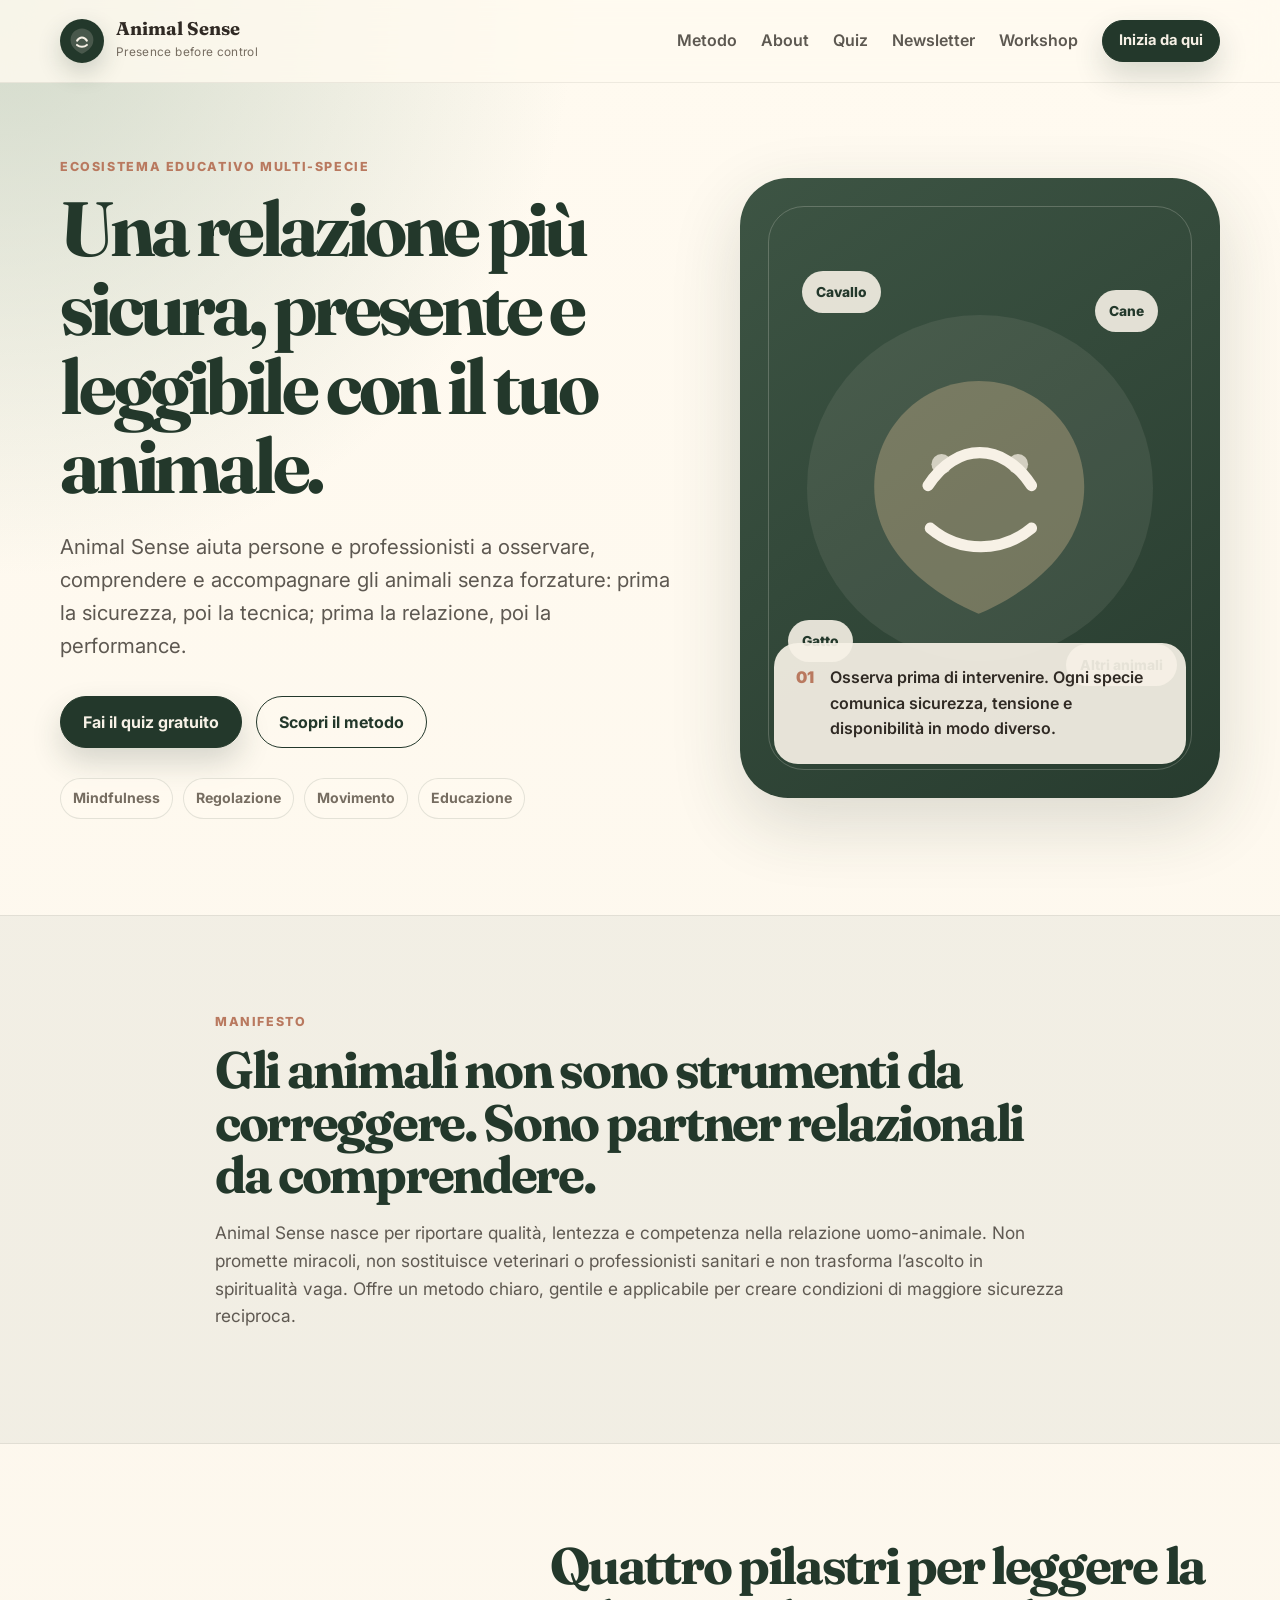
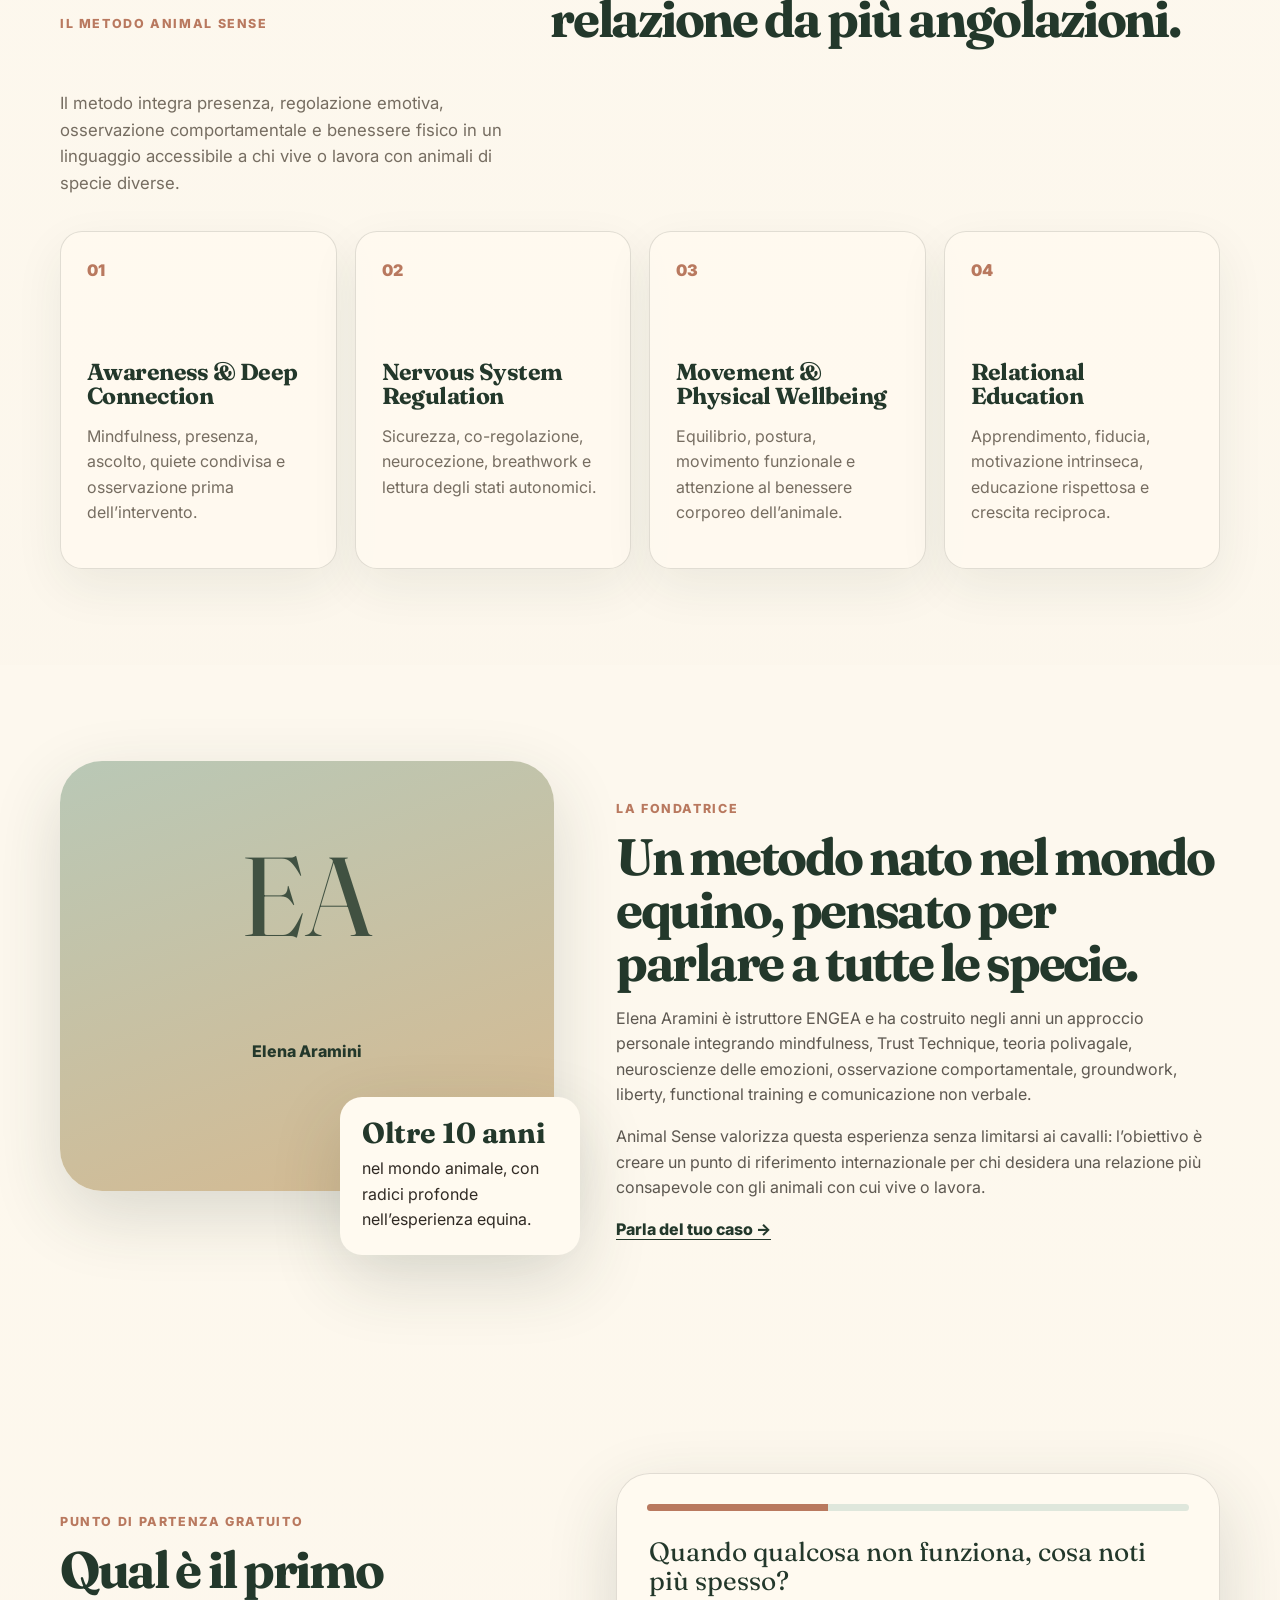
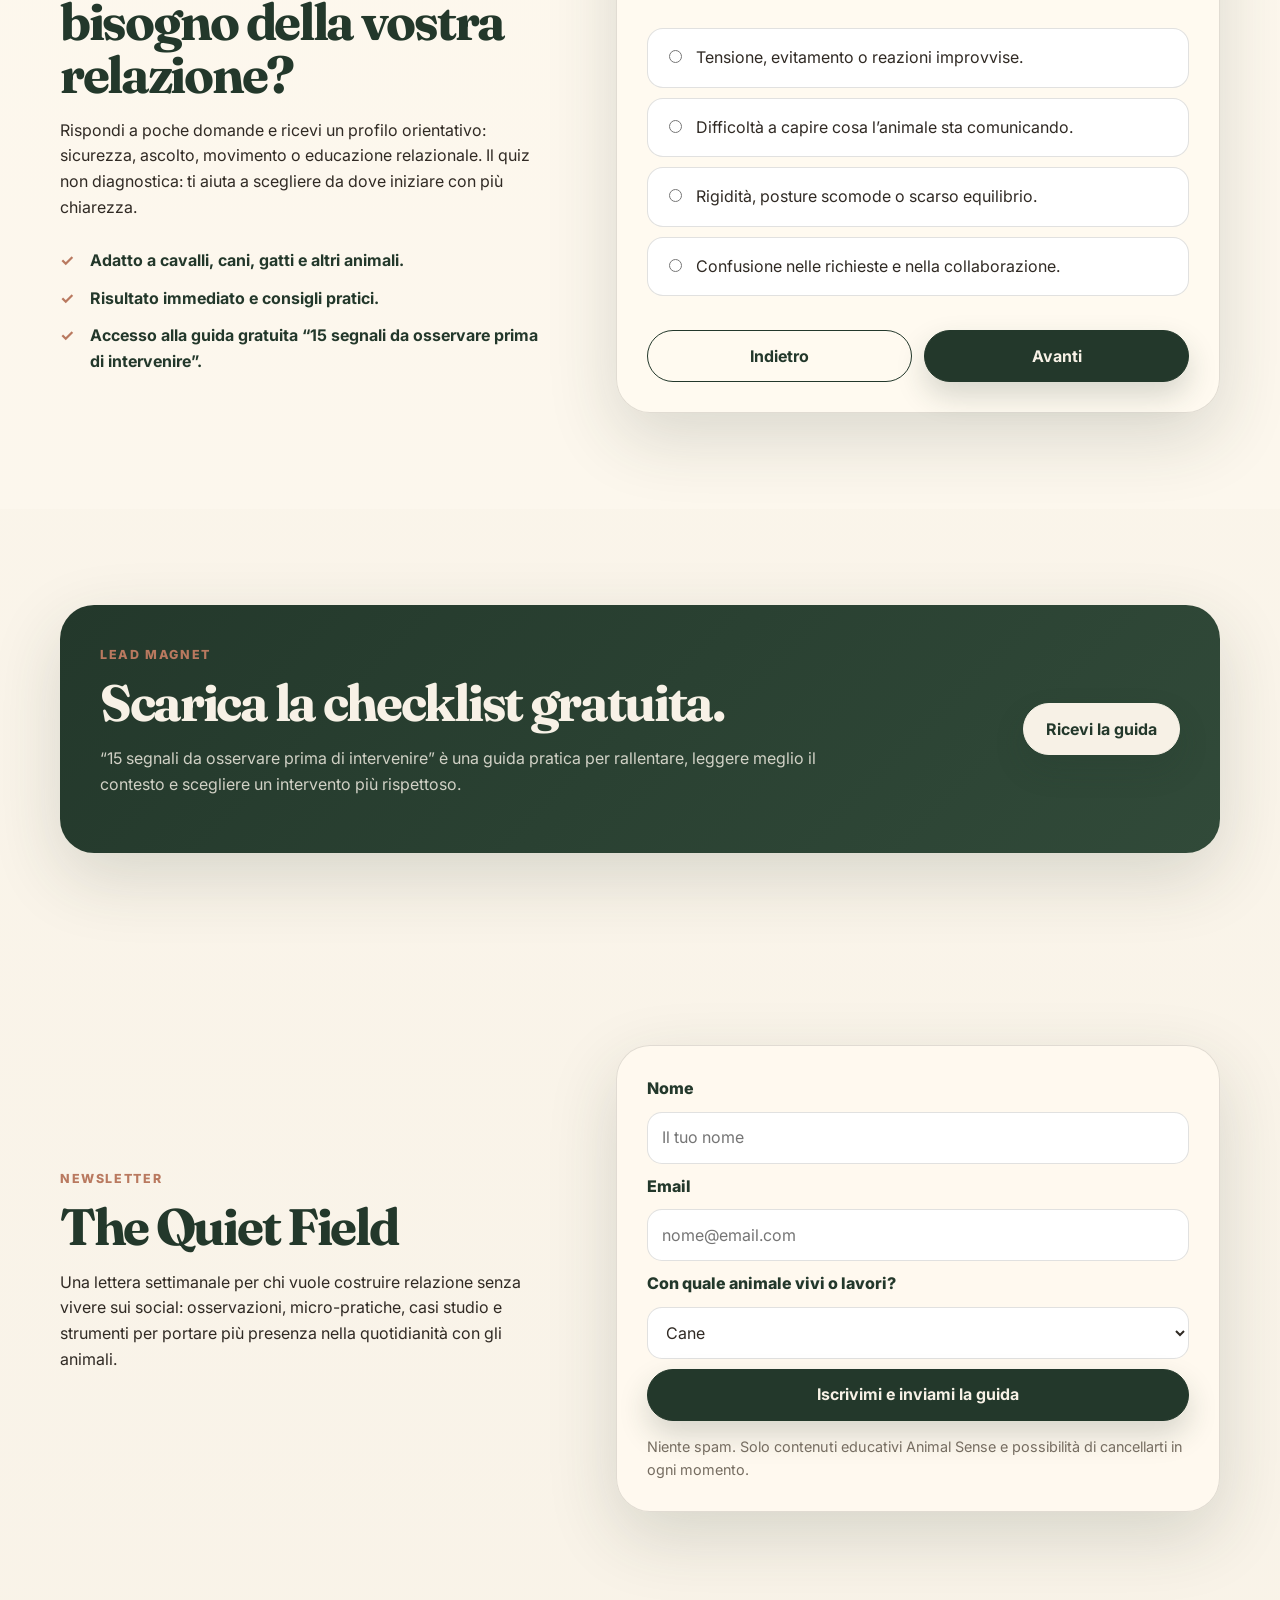
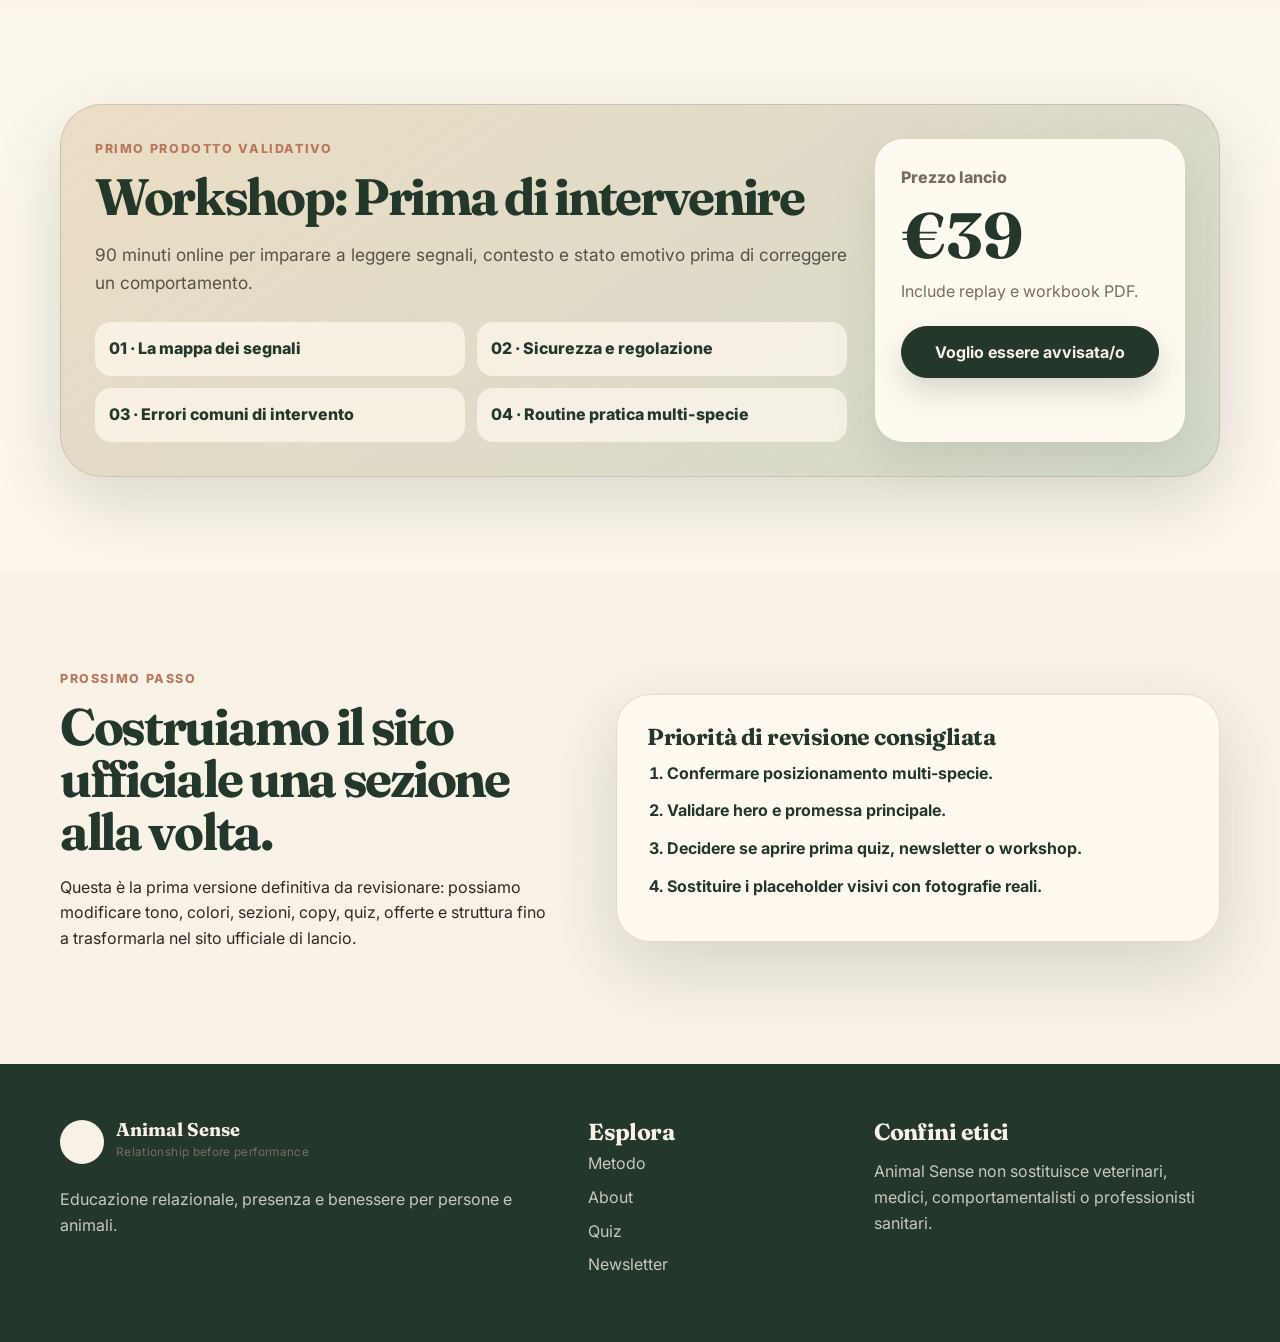
<file: index.html>
<!doctype html>
<html lang="it">
  <head>
    <meta charset="utf-8" />
    <meta name="viewport" content="width=device-width, initial-scale=1" />
    <title>Animal Sense | Relazione consapevole uomo-animale</title>
    <meta
      name="description"
      content="Animal Sense è un ecosistema educativo multi-specie dedicato alla relazione uomo-animale: presenza, regolazione del sistema nervoso, movimento e educazione relazionale."
    />
    <meta name="theme-color" content="#23382b" />
    <link rel="preconnect" href="https://fonts.googleapis.com" />
    <link rel="preconnect" href="https://fonts.gstatic.com" crossorigin />
    <link
      href="https://fonts.googleapis.com/css2?family=Fraunces:opsz,wght@9..144,500;9..144,650&family=Inter:wght@400;500;600;700&display=swap"
      rel="stylesheet"
    />
    <link rel="stylesheet" href="styles.css" />
  </head>
  <body>
    <a class="skip-link" href="#main">Salta al contenuto</a>

    <header class="site-header" data-header>
      <nav class="nav shell" aria-label="Navigazione principale">
        <a class="brand" href="#top" aria-label="Animal Sense home">
          <span class="brand-mark" aria-hidden="true">
            <svg viewBox="0 0 64 64" role="img">
              <path d="M31.9 7.2c12.6 0 22.9 10.2 22.9 22.8 0 16.4-16.9 25-22.9 27.5C25.9 55 9.1 46.4 9.1 30 9.1 17.4 19.3 7.2 31.9 7.2Z" />
              <path d="M22.2 31.2c5.1-8.1 14.4-8.1 19.5 0M22 39.8c5.5 4.7 14.3 4.7 19.8 0" />
            </svg>
          </span>
          <span>
            <strong>Animal Sense</strong>
            <small>Presence before control</small>
          </span>
        </a>

        <button class="nav-toggle" type="button" aria-expanded="false" aria-controls="nav-links" data-nav-toggle>
          <span class="sr-only">Apri menu</span>
          <span></span><span></span><span></span>
        </button>

        <div class="nav-links" id="nav-links" data-nav-links>
          <a href="#metodo">Metodo</a>
          <a href="#about">About</a>
          <a href="#quiz">Quiz</a>
          <a href="#newsletter">Newsletter</a>
          <a href="#workshop">Workshop</a>
          <a class="button button-small" href="#contatti">Inizia da qui</a>
        </div>
      </nav>
    </header>

    <main id="main">
      <section class="hero section" id="top">
        <div class="shell hero-grid">
          <div class="hero-copy reveal">
            <p class="eyebrow">Ecosistema educativo multi-specie</p>
            <h1>Una relazione più sicura, presente e leggibile con il tuo animale.</h1>
            <p class="lead">
              Animal Sense aiuta persone e professionisti a osservare, comprendere e accompagnare gli animali senza forzature:
              prima la sicurezza, poi la tecnica; prima la relazione, poi la performance.
            </p>
            <div class="hero-actions">
              <a class="button" href="#quiz">Fai il quiz gratuito</a>
              <a class="button button-ghost" href="#metodo">Scopri il metodo</a>
            </div>
            <div class="trust-row" aria-label="Aree del metodo">
              <span>Mindfulness</span>
              <span>Regolazione</span>
              <span>Movimento</span>
              <span>Educazione</span>
            </div>
          </div>

          <div class="hero-card reveal" aria-label="Anteprima visuale Animal Sense">
            <div class="species-orbit" aria-hidden="true">
              <span class="orbit orbit-one">Cavallo</span>
              <span class="orbit orbit-two">Cane</span>
              <span class="orbit orbit-three">Gatto</span>
              <span class="orbit orbit-four">Altri animali</span>
              <div class="field-circle">
                <svg viewBox="0 0 240 240" role="img" aria-label="Cerchio relazionale tra umano e animale">
                  <path class="field" d="M119 25c51.9 0 94 42.1 94 94 0 67.5-69.7 103-94 113.2C94.7 222 26 186.5 26 119c0-51.9 42.1-94 93-94Z" />
                  <path class="line" d="M74 118c25-39 67-39 92 0" />
                  <path class="line" d="M76 156c26 22 64 22 90 0" />
                  <circle class="dot" cx="86" cy="99" r="9" />
                  <circle class="dot" cx="154" cy="99" r="9" />
                </svg>
              </div>
            </div>
            <div class="card-note">
              <span>01</span>
              <p>Osserva prima di intervenire. Ogni specie comunica sicurezza, tensione e disponibilità in modo diverso.</p>
            </div>
          </div>
        </div>
      </section>

      <section class="section manifesto">
        <div class="shell narrow reveal">
          <p class="eyebrow">Manifesto</p>
          <h2>Gli animali non sono strumenti da correggere. Sono partner relazionali da comprendere.</h2>
          <p>
            Animal Sense nasce per riportare qualità, lentezza e competenza nella relazione uomo-animale. Non promette miracoli,
            non sostituisce veterinari o professionisti sanitari e non trasforma l’ascolto in spiritualità vaga. Offre un metodo
            chiaro, gentile e applicabile per creare condizioni di maggiore sicurezza reciproca.
          </p>
        </div>
      </section>

      <section class="section" id="metodo">
        <div class="shell">
          <div class="section-head reveal">
            <p class="eyebrow">Il metodo Animal Sense</p>
            <h2>Quattro pilastri per leggere la relazione da più angolazioni.</h2>
            <p>
              Il metodo integra presenza, regolazione emotiva, osservazione comportamentale e benessere fisico in un linguaggio accessibile
              a chi vive o lavora con animali di specie diverse.
            </p>
          </div>

          <div class="pillar-grid">
            <article class="pillar reveal">
              <span class="pillar-number">01</span>
              <h3>Awareness & Deep Connection</h3>
              <p>Mindfulness, presenza, ascolto, quiete condivisa e osservazione prima dell’intervento.</p>
            </article>
            <article class="pillar reveal">
              <span class="pillar-number">02</span>
              <h3>Nervous System Regulation</h3>
              <p>Sicurezza, co-regolazione, neurocezione, breathwork e lettura degli stati autonomici.</p>
            </article>
            <article class="pillar reveal">
              <span class="pillar-number">03</span>
              <h3>Movement & Physical Wellbeing</h3>
              <p>Equilibrio, postura, movimento funzionale e attenzione al benessere corporeo dell’animale.</p>
            </article>
            <article class="pillar reveal">
              <span class="pillar-number">04</span>
              <h3>Relational Education</h3>
              <p>Apprendimento, fiducia, motivazione intrinseca, educazione rispettosa e crescita reciproca.</p>
            </article>
          </div>
        </div>
      </section>

      <section class="section split-section" id="about">
        <div class="shell split-grid">
          <div class="portrait-panel reveal">
            <div class="portrait-card">
              <p class="portrait-initials">EA</p>
              <p>Elena Aramini</p>
            </div>
            <div class="credential-card">
              <strong>Oltre 10 anni</strong>
              <span>nel mondo animale, con radici profonde nell’esperienza equina.</span>
            </div>
          </div>
          <div class="split-copy reveal">
            <p class="eyebrow">La fondatrice</p>
            <h2>Un metodo nato nel mondo equino, pensato per parlare a tutte le specie.</h2>
            <p>
              Elena Aramini è istruttore ENGEA e ha costruito negli anni un approccio personale integrando mindfulness,
              Trust Technique, teoria polivagale, neuroscienze delle emozioni, osservazione comportamentale, groundwork,
              liberty, functional training e comunicazione non verbale.
            </p>
            <p>
              Animal Sense valorizza questa esperienza senza limitarsi ai cavalli: l’obiettivo è creare un punto di riferimento
              internazionale per chi desidera una relazione più consapevole con gli animali con cui vive o lavora.
            </p>
            <a class="text-link" href="#contatti">Parla del tuo caso →</a>
          </div>
        </div>
      </section>

      <section class="section quiz-section" id="quiz">
        <div class="shell quiz-grid">
          <div class="quiz-copy reveal">
            <p class="eyebrow">Punto di partenza gratuito</p>
            <h2>Qual è il primo bisogno della vostra relazione?</h2>
            <p>
              Rispondi a poche domande e ricevi un profilo orientativo: sicurezza, ascolto, movimento o educazione relazionale.
              Il quiz non diagnostica: ti aiuta a scegliere da dove iniziare con più chiarezza.
            </p>
            <ul class="check-list">
              <li>Adatto a cavalli, cani, gatti e altri animali.</li>
              <li>Risultato immediato e consigli pratici.</li>
              <li>Accesso alla guida gratuita “15 segnali da osservare prima di intervenire”.</li>
            </ul>
          </div>

          <form class="quiz-card reveal" data-quiz-form>
            <div class="quiz-progress"><span data-quiz-progress></span></div>
            <fieldset data-question="0">
              <legend>Quando qualcosa non funziona, cosa noti più spesso?</legend>
              <label><input type="radio" name="q1" value="safety" required /> Tensione, evitamento o reazioni improvvise.</label>
              <label><input type="radio" name="q1" value="listening" /> Difficoltà a capire cosa l’animale sta comunicando.</label>
              <label><input type="radio" name="q1" value="movement" /> Rigidità, posture scomode o scarso equilibrio.</label>
              <label><input type="radio" name="q1" value="education" /> Confusione nelle richieste e nella collaborazione.</label>
            </fieldset>
            <fieldset data-question="1" hidden>
              <legend>Quale frase descrive meglio il tuo obiettivo?</legend>
              <label><input type="radio" name="q2" value="safety" required /> Vorrei creare più calma e sicurezza.</label>
              <label><input type="radio" name="q2" value="listening" /> Vorrei osservare meglio prima di agire.</label>
              <label><input type="radio" name="q2" value="movement" /> Vorrei sostenere il benessere fisico.</label>
              <label><input type="radio" name="q2" value="education" /> Vorrei educare senza pressione o controllo.</label>
            </fieldset>
            <fieldset data-question="2" hidden>
              <legend>In questo momento ti serve soprattutto...</legend>
              <label><input type="radio" name="q3" value="listening" required /> Una mappa per leggere i segnali.</label>
              <label><input type="radio" name="q3" value="safety" /> Una routine di regolazione prima delle attività.</label>
              <label><input type="radio" name="q3" value="education" /> Un piano più chiaro e rispettoso.</label>
              <label><input type="radio" name="q3" value="movement" /> Esercizi semplici di consapevolezza corporea.</label>
            </fieldset>
            <div class="quiz-actions">
              <button class="button button-ghost" type="button" data-quiz-prev disabled>Indietro</button>
              <button class="button" type="button" data-quiz-next>Avanti</button>
            </div>
            <div class="quiz-result" data-quiz-result hidden></div>
          </form>
        </div>
      </section>

      <section class="section leadmagnet-section">
        <div class="shell leadmagnet-card reveal">
          <div>
            <p class="eyebrow">Lead magnet</p>
            <h2>Scarica la checklist gratuita.</h2>
            <p>
              “15 segnali da osservare prima di intervenire” è una guida pratica per rallentare, leggere meglio il contesto
              e scegliere un intervento più rispettoso.
            </p>
          </div>
          <a class="button" href="#newsletter">Ricevi la guida</a>
        </div>
      </section>

      <section class="section" id="newsletter">
        <div class="shell newsletter-grid">
          <div class="newsletter-copy reveal">
            <p class="eyebrow">Newsletter</p>
            <h2>The Quiet Field</h2>
            <p>
              Una lettera settimanale per chi vuole costruire relazione senza vivere sui social: osservazioni, micro-pratiche,
              casi studio e strumenti per portare più presenza nella quotidianità con gli animali.
            </p>
          </div>
          <form class="signup-form reveal" name="newsletter" data-signup-form>
            <label for="name">Nome</label>
            <input id="name" name="name" type="text" placeholder="Il tuo nome" autocomplete="given-name" />
            <label for="email">Email</label>
            <input id="email" name="email" type="email" placeholder="nome@email.com" autocomplete="email" required />
            <label for="animal">Con quale animale vivi o lavori?</label>
            <select id="animal" name="animal">
              <option>Cane</option>
              <option>Gatto</option>
              <option>Cavallo</option>
              <option>Più specie</option>
              <option>Altro</option>
            </select>
            <button class="button" type="submit">Iscrivimi e inviami la guida</button>
            <p class="form-note" data-signup-message>
              Niente spam. Solo contenuti educativi Animal Sense e possibilità di cancellarti in ogni momento.
            </p>
          </form>
        </div>
      </section>

      <section class="section workshop-section" id="workshop">
        <div class="shell workshop-card reveal">
          <div class="workshop-content">
            <p class="eyebrow">Primo prodotto validativo</p>
            <h2>Workshop: Prima di intervenire</h2>
            <p class="lead-small">
              90 minuti online per imparare a leggere segnali, contesto e stato emotivo prima di correggere un comportamento.
            </p>
            <div class="program-grid">
              <span>01 · La mappa dei segnali</span>
              <span>02 · Sicurezza e regolazione</span>
              <span>03 · Errori comuni di intervento</span>
              <span>04 · Routine pratica multi-specie</span>
            </div>
          </div>
          <div class="price-box">
            <p>Prezzo lancio</p>
            <strong>€39</strong>
            <span>Include replay e workbook PDF.</span>
            <a class="button" href="#contatti">Voglio essere avvisata/o</a>
          </div>
        </div>
      </section>

      <section class="section contact-section" id="contatti">
        <div class="shell contact-grid">
          <div class="reveal">
            <p class="eyebrow">Prossimo passo</p>
            <h2>Costruiamo il sito ufficiale una sezione alla volta.</h2>
            <p>
              Questa è la prima versione definitiva da revisionare: possiamo modificare tono, colori, sezioni, copy, quiz,
              offerte e struttura fino a trasformarla nel sito ufficiale di lancio.
            </p>
          </div>
          <div class="contact-panel reveal">
            <h3>Priorità di revisione consigliata</h3>
            <ol>
              <li>Confermare posizionamento multi-specie.</li>
              <li>Validare hero e promessa principale.</li>
              <li>Decidere se aprire prima quiz, newsletter o workshop.</li>
              <li>Sostituire i placeholder visivi con fotografie reali.</li>
            </ol>
          </div>
        </div>
      </section>
    </main>

    <footer class="site-footer">
      <div class="shell footer-grid">
        <div>
          <a class="brand brand-footer" href="#top">
            <span class="brand-mark" aria-hidden="true"></span>
            <span><strong>Animal Sense</strong><small>Relationship before performance</small></span>
          </a>
          <p>Educazione relazionale, presenza e benessere per persone e animali.</p>
        </div>
        <div>
          <h3>Esplora</h3>
          <a href="#metodo">Metodo</a>
          <a href="#about">About</a>
          <a href="#quiz">Quiz</a>
          <a href="#newsletter">Newsletter</a>
        </div>
        <div>
          <h3>Confini etici</h3>
          <p>Animal Sense non sostituisce veterinari, medici, comportamentalisti o professionisti sanitari.</p>
        </div>
      </div>
    </footer>

    <script src="script.js"></script>
  </body>
</html>
</file>
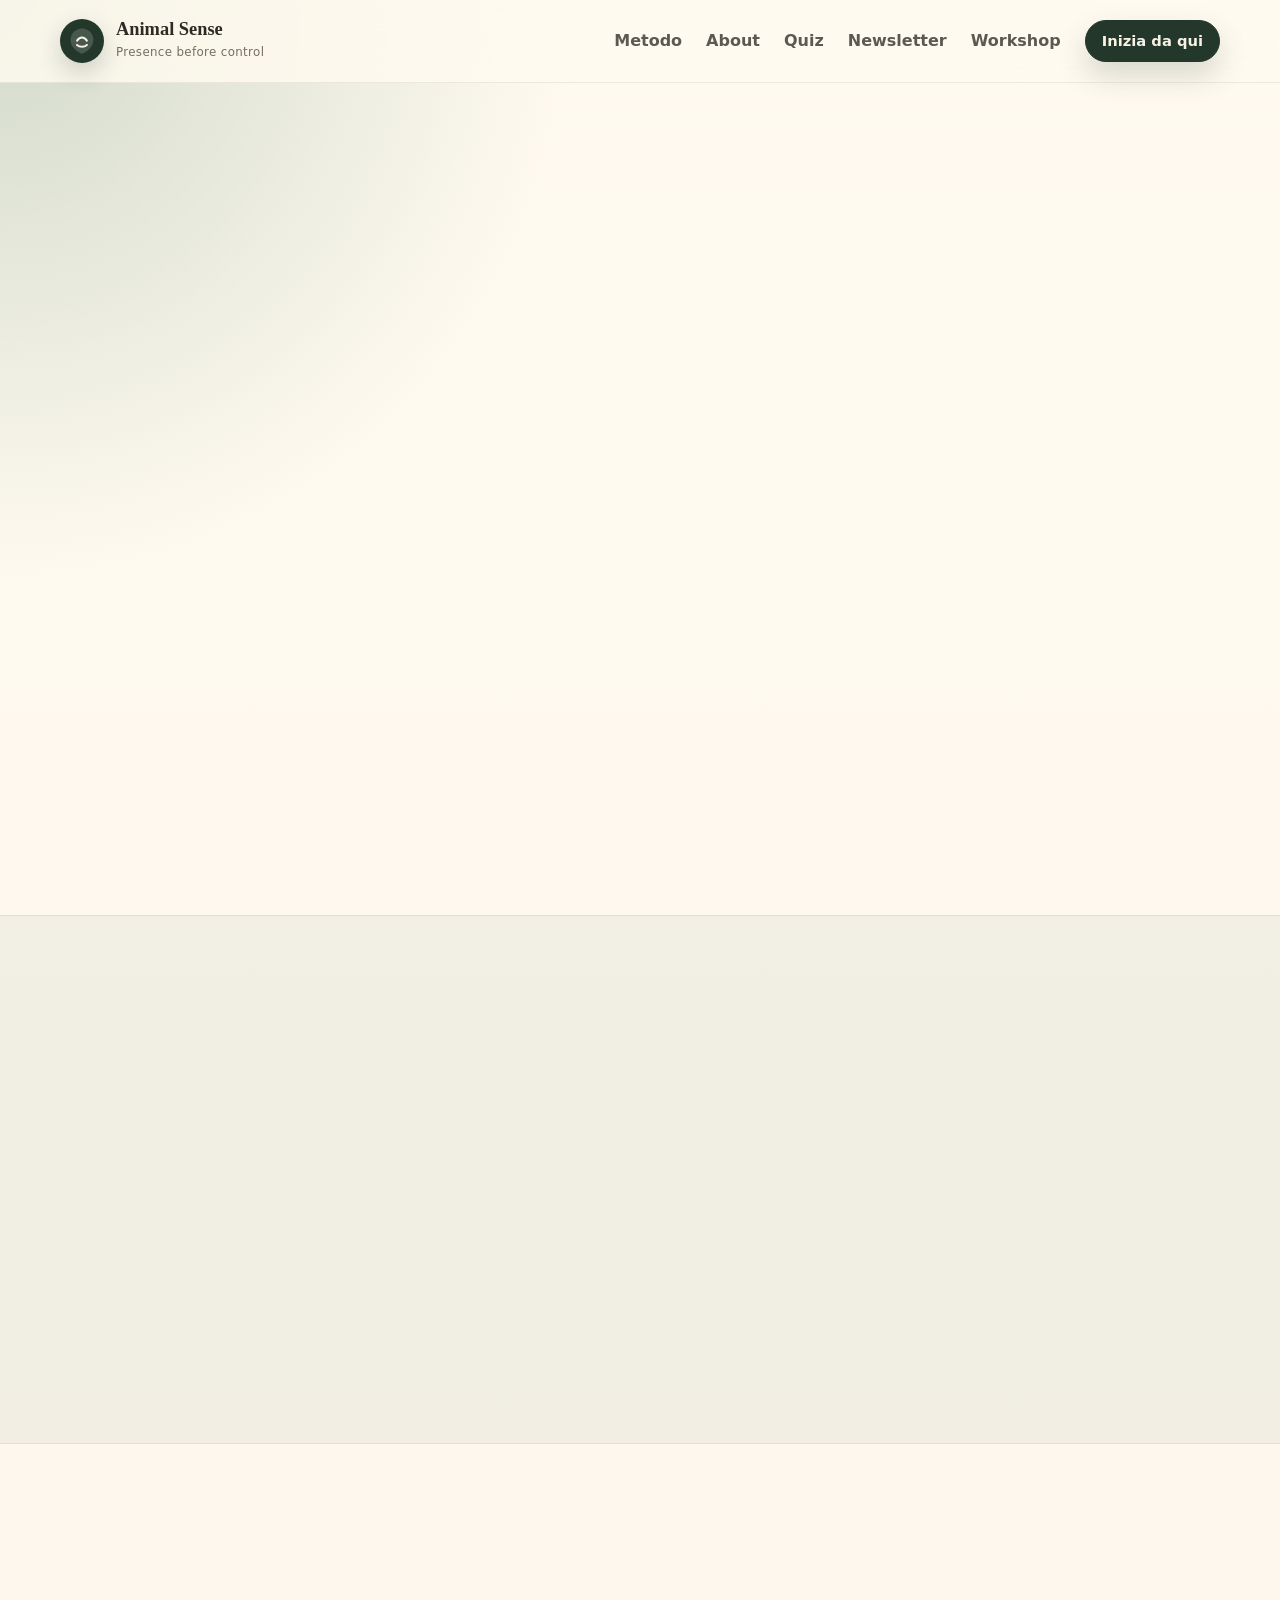
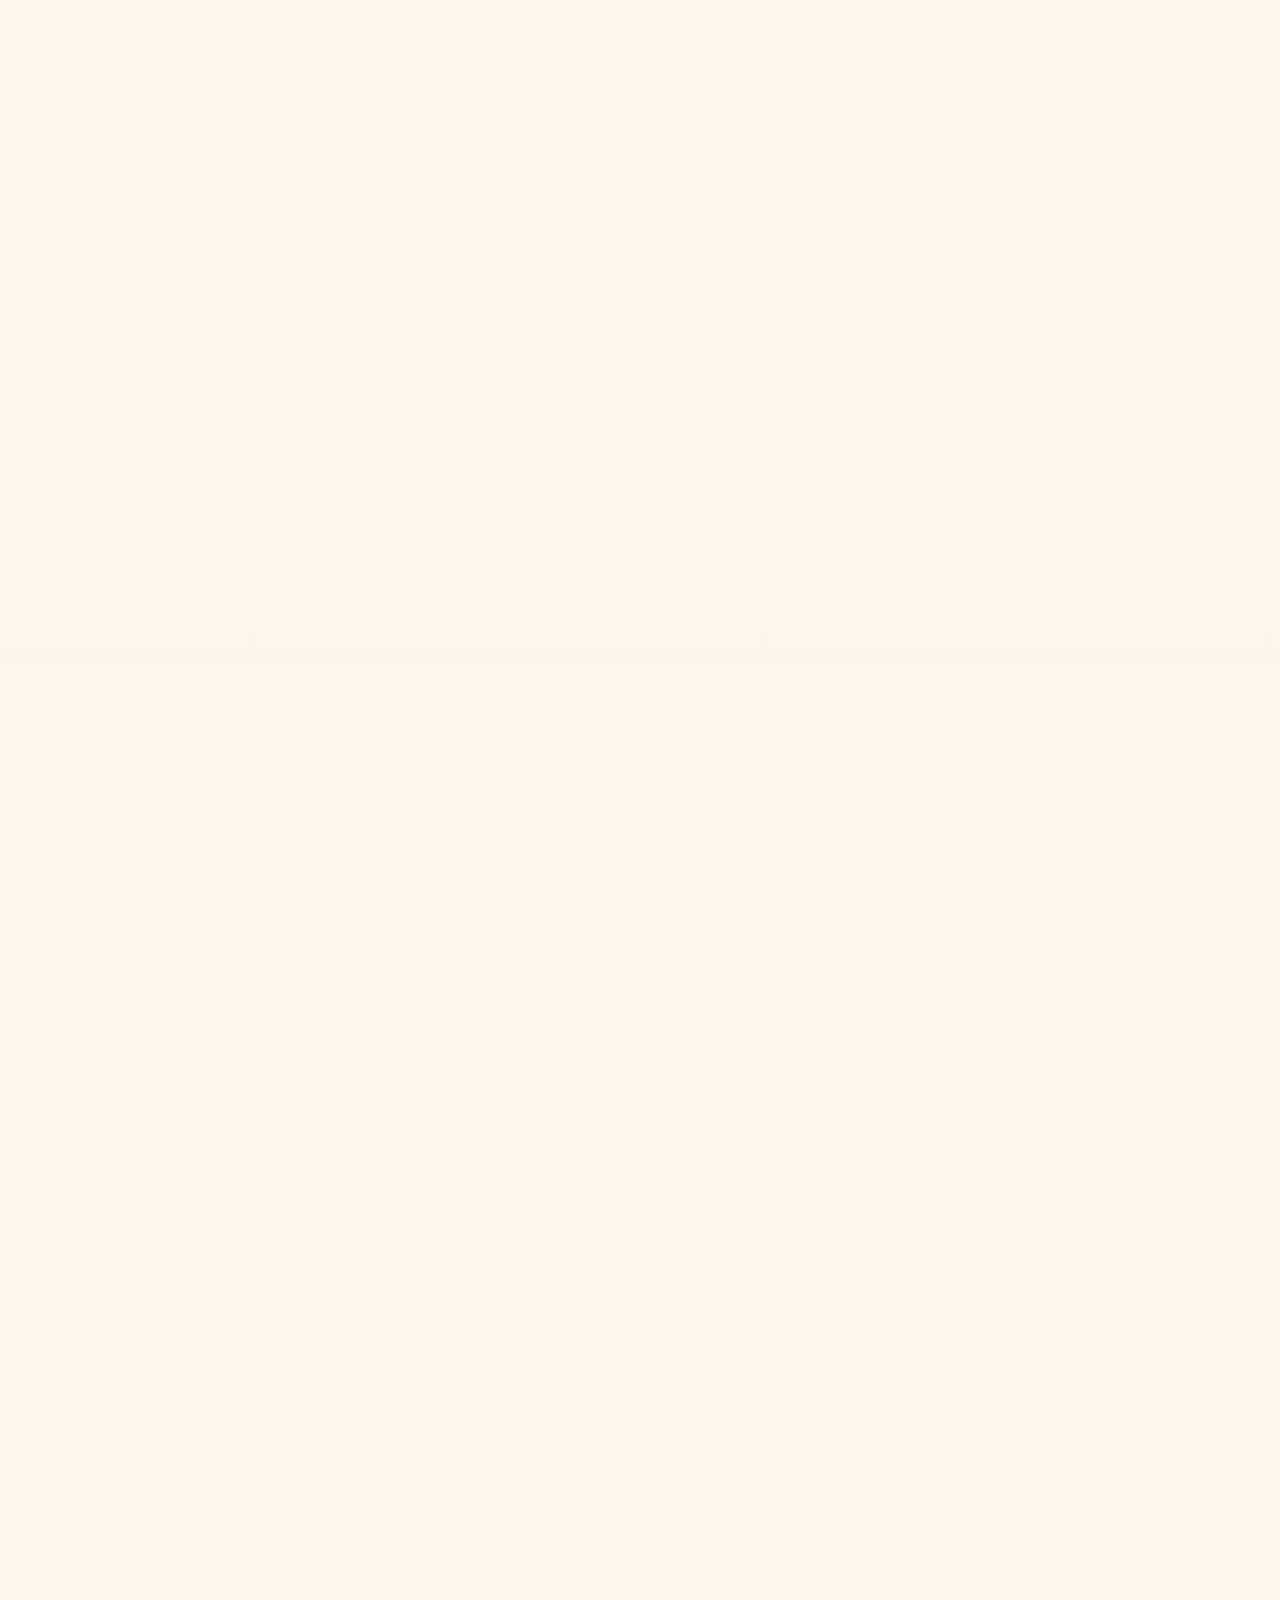
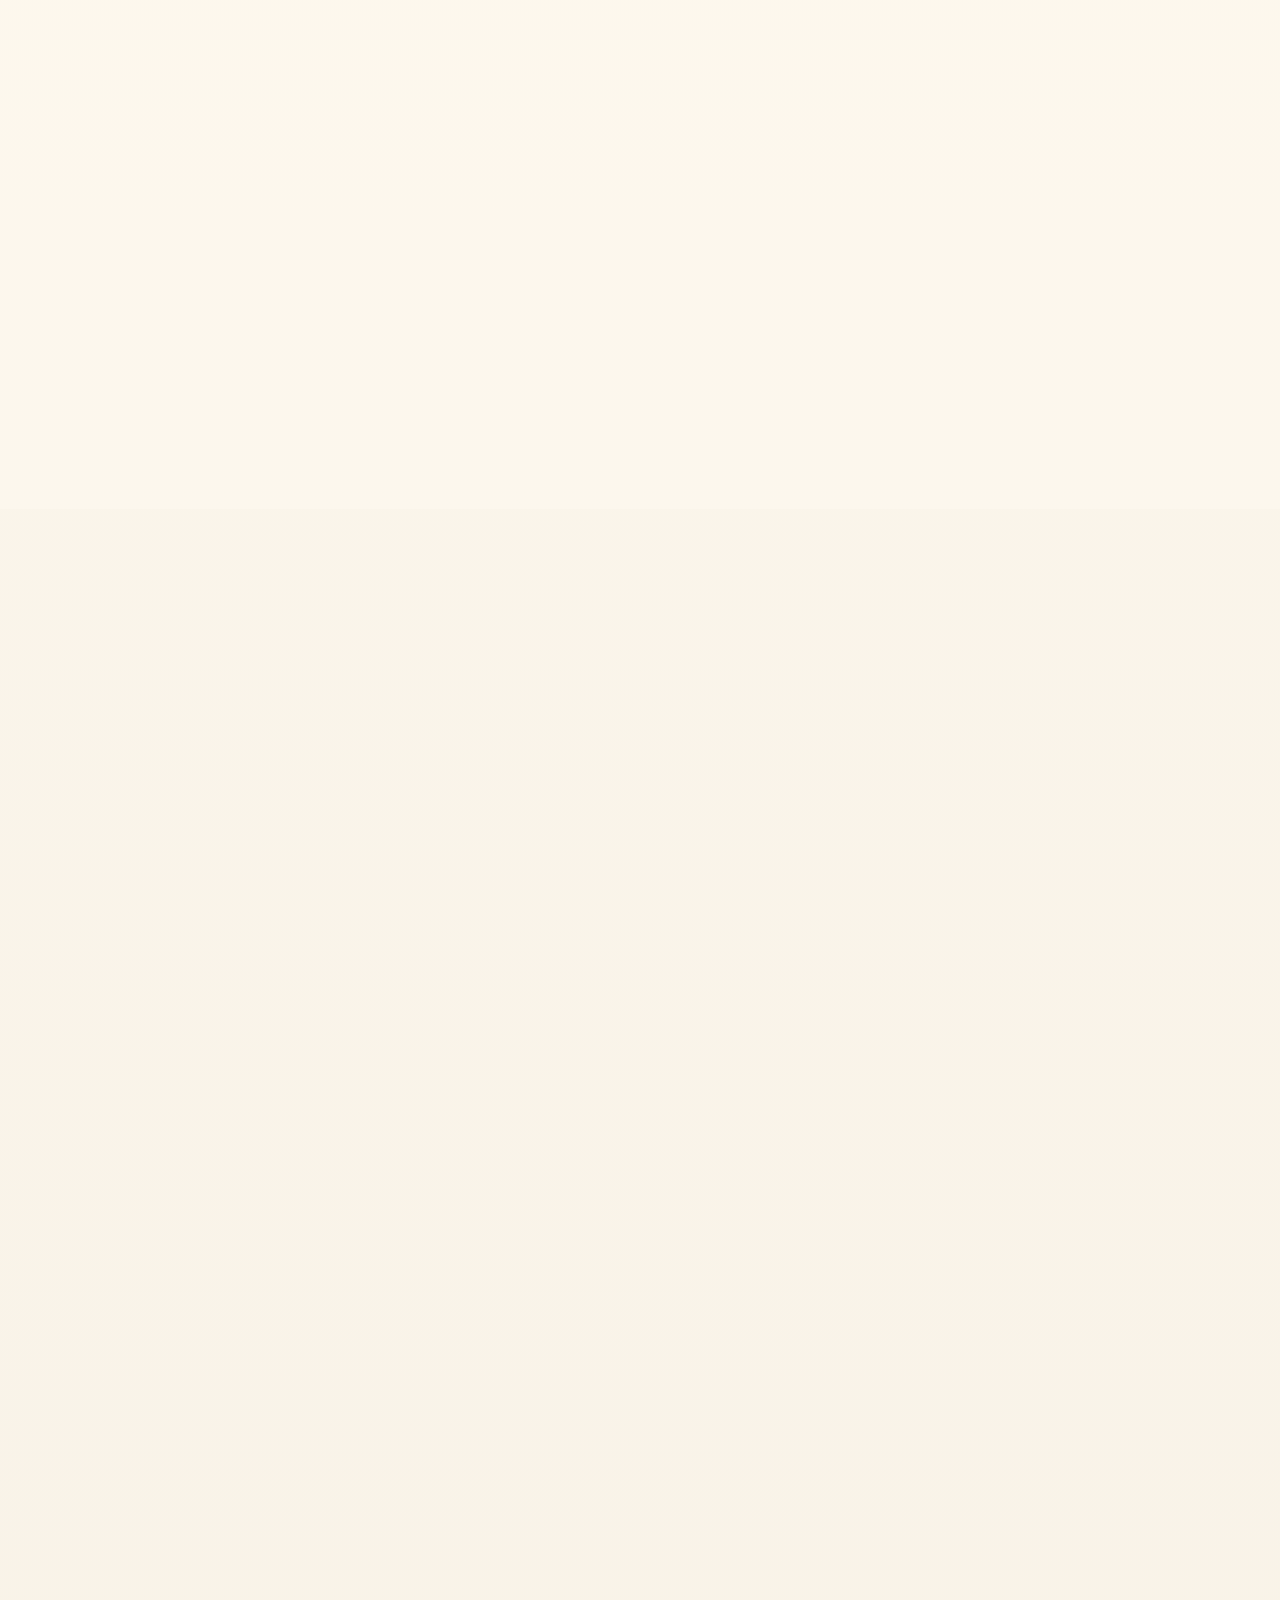
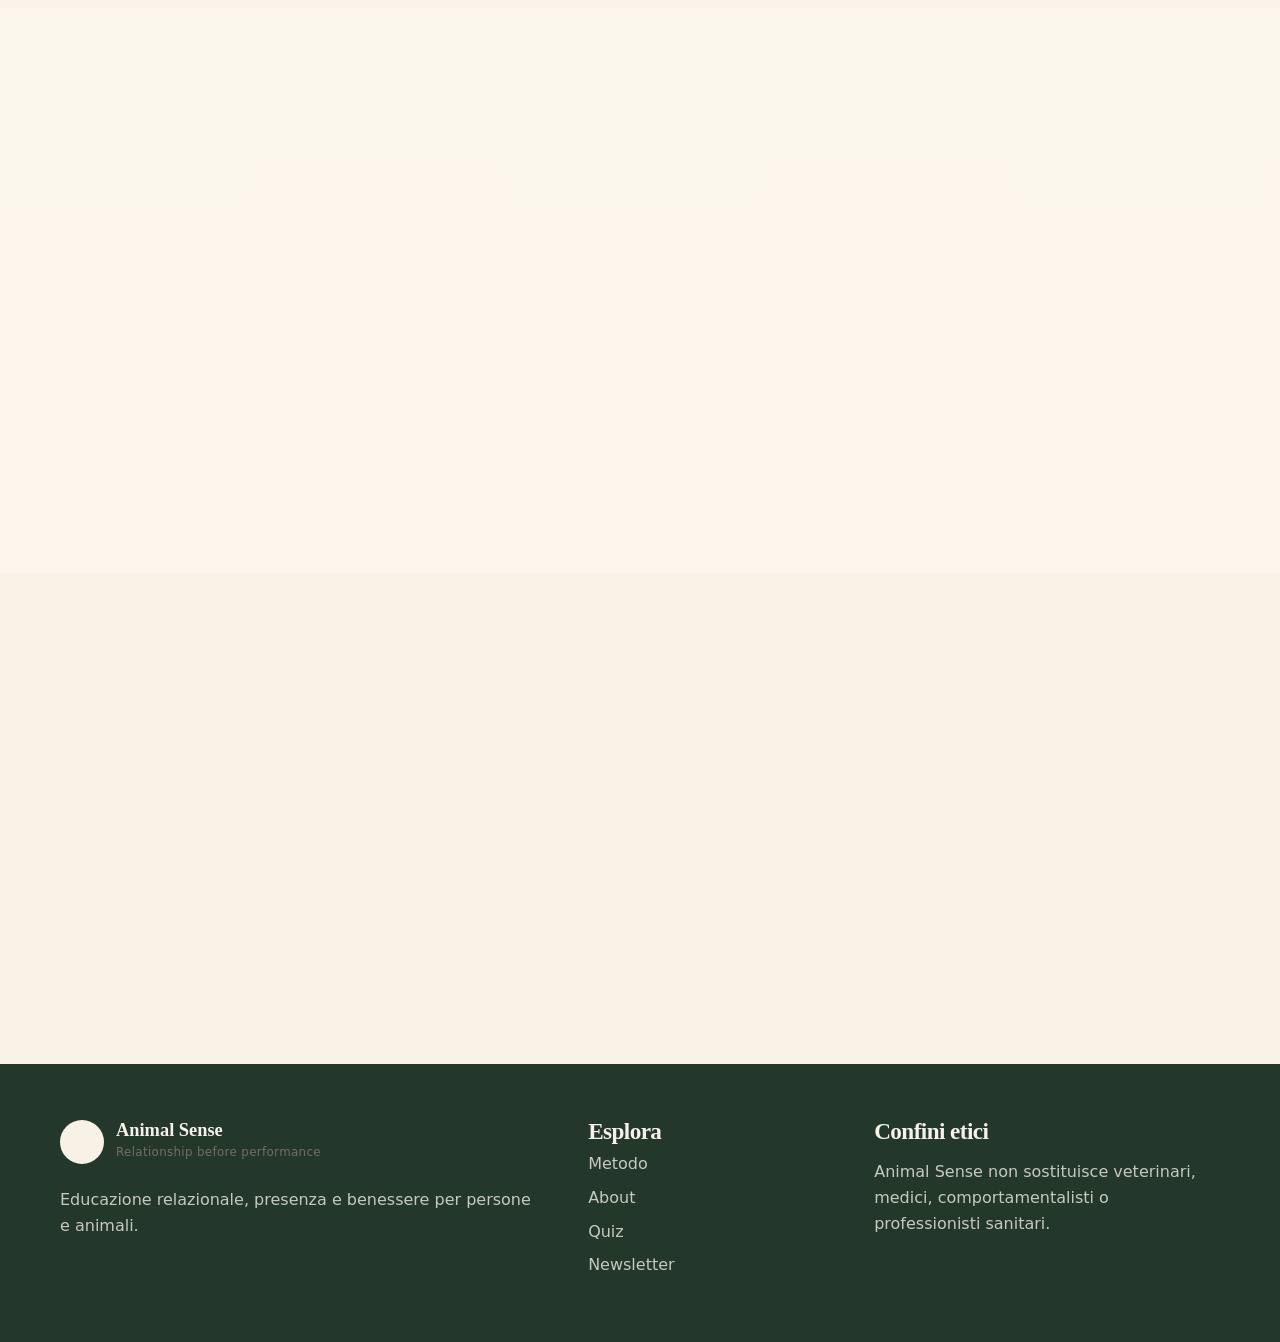
<file: VISUAL_PRESENTATION.html>
<!doctype html>
<html lang="it">
  <head>
    <meta charset="utf-8" />
    <meta name="viewport" content="width=device-width, initial-scale=1" />
    <meta http-equiv="refresh" content="0; url=./index.html" />
    <title>Animal Sense | Sito definitivo</title>
  </head>
  <body>
    <p>La presentazione è stata sostituita dal sito definitivo. <a href="./index.html">Apri Animal Sense</a>.</p>
  </body>
</html>
</file>
<file: styles.css>
:root {
  --forest: #23382b;
  --forest-2: #314a39;
  --sage: #b9c8b6;
  --sage-2: #dfe7dc;
  --sand: #d7b98f;
  --clay: #b9795f;
  --bone: #f7f1e6;
  --cream: #fffaf0;
  --charcoal: #302a24;
  --muted: #766d61;
  --line: rgba(48, 42, 36, 0.14);
  --shadow: 0 24px 70px rgba(35, 56, 43, 0.16);
  --radius-lg: 34px;
  --radius-md: 22px;
  --radius-sm: 14px;
  --shell: 1160px;
}

* { box-sizing: border-box; }
html { scroll-behavior: smooth; }
body {
  margin: 0;
  font-family: Inter, system-ui, -apple-system, BlinkMacSystemFont, "Segoe UI", sans-serif;
  color: var(--charcoal);
  background:
    radial-gradient(circle at top left, rgba(185, 200, 182, 0.65), transparent 36rem),
    linear-gradient(180deg, var(--cream), var(--bone));
  line-height: 1.6;
}

body.nav-open { overflow: hidden; }
a { color: inherit; text-decoration: none; }
img, svg { display: block; max-width: 100%; }
button, input, select { font: inherit; }

.shell { width: min(calc(100% - 40px), var(--shell)); margin: 0 auto; }
.narrow { width: min(calc(100% - 40px), 850px); }
.section { padding: 96px 0; }
.skip-link {
  position: absolute;
  left: 1rem;
  top: -100px;
  z-index: 30;
  padding: 0.75rem 1rem;
  background: var(--forest);
  color: white;
  border-radius: 999px;
}
.skip-link:focus { top: 1rem; }

.site-header {
  position: sticky;
  top: 0;
  z-index: 20;
  background: rgba(255, 250, 240, 0.82);
  backdrop-filter: blur(18px);
  border-bottom: 1px solid rgba(48, 42, 36, 0.08);
}
.nav { display: flex; align-items: center; justify-content: space-between; min-height: 82px; gap: 24px; }
.brand { display: inline-flex; align-items: center; gap: 12px; }
.brand strong { display: block; font-family: Fraunces, serif; font-size: 1.15rem; line-height: 1; }
.brand small { display: block; color: var(--muted); font-size: 0.74rem; margin-top: 4px; letter-spacing: 0.03em; }
.brand-mark {
  width: 44px;
  height: 44px;
  display: grid;
  place-items: center;
  border-radius: 50%;
  background: var(--forest);
  color: var(--bone);
  box-shadow: 0 10px 25px rgba(35, 56, 43, 0.2);
}
.brand-mark svg { width: 32px; height: 32px; }
.brand-mark path:first-child { fill: currentColor; opacity: 0.18; }
.brand-mark path:last-child { fill: none; stroke: currentColor; stroke-width: 4; stroke-linecap: round; }
.nav-links { display: flex; align-items: center; gap: 24px; color: rgba(48, 42, 36, 0.78); font-weight: 600; }
.nav-links a:not(.button):hover { color: var(--forest); }
.nav-toggle { display: none; width: 44px; height: 44px; border: 0; background: transparent; }
.nav-toggle span:not(.sr-only) { display: block; width: 25px; height: 2px; margin: 5px auto; background: var(--forest); }
.sr-only { position: absolute; width: 1px; height: 1px; overflow: hidden; clip: rect(0, 0, 0, 0); }

.button {
  display: inline-flex;
  align-items: center;
  justify-content: center;
  min-height: 52px;
  padding: 0 22px;
  border-radius: 999px;
  border: 1px solid var(--forest);
  background: var(--forest);
  color: var(--bone);
  font-weight: 700;
  box-shadow: 0 14px 30px rgba(35, 56, 43, 0.18);
  cursor: pointer;
  transition: transform 180ms ease, box-shadow 180ms ease, background 180ms ease;
}
.button:hover { transform: translateY(-2px); box-shadow: 0 18px 36px rgba(35, 56, 43, 0.22); }
.button-ghost { background: transparent; color: var(--forest); box-shadow: none; }
.button-small { min-height: 42px; padding-inline: 16px; font-size: 0.92rem; }
.text-link { color: var(--forest); font-weight: 800; border-bottom: 1px solid currentColor; }

.hero { padding-top: 74px; }
.hero-grid { display: grid; grid-template-columns: minmax(0, 1fr) 480px; align-items: center; gap: 64px; }
.eyebrow { margin: 0 0 12px; color: var(--clay); font-weight: 800; letter-spacing: 0.13em; text-transform: uppercase; font-size: 0.78rem; }
h1, h2, h3 { font-family: Fraunces, serif; line-height: 1.03; margin: 0; color: var(--forest); }
h1 { font-size: clamp(3rem, 6vw, 5.85rem); letter-spacing: -0.055em; max-width: 840px; }
h2 { font-size: clamp(2.1rem, 4vw, 4.1rem); letter-spacing: -0.045em; }
h3 { font-size: 1.45rem; letter-spacing: -0.025em; }
.lead { font-size: clamp(1.08rem, 2vw, 1.28rem); max-width: 680px; color: rgba(48, 42, 36, 0.78); margin: 26px 0 0; }
.lead-small { font-size: 1.08rem; color: rgba(48, 42, 36, 0.78); }
.hero-actions { display: flex; flex-wrap: wrap; gap: 14px; margin-top: 34px; }
.trust-row { display: flex; flex-wrap: wrap; gap: 10px; margin-top: 30px; }
.trust-row span {
  padding: 8px 12px;
  border: 1px solid rgba(35, 56, 43, 0.12);
  border-radius: 999px;
  background: rgba(255, 250, 240, 0.72);
  color: var(--muted);
  font-size: 0.88rem;
  font-weight: 700;
}

.hero-card {
  position: relative;
  min-height: 620px;
  border-radius: 48px;
  background: linear-gradient(145deg, rgba(49, 74, 57, 0.94), rgba(35, 56, 43, 0.98));
  overflow: hidden;
  box-shadow: var(--shadow);
}
.hero-card::before {
  content: "";
  position: absolute;
  inset: 28px;
  border: 1px solid rgba(247, 241, 230, 0.22);
  border-radius: 36px;
}
.species-orbit { position: absolute; inset: 0; display: grid; place-items: center; }
.field-circle { width: 72%; aspect-ratio: 1; border-radius: 50%; background: rgba(247, 241, 230, 0.08); display: grid; place-items: center; }
.field-circle svg { width: 78%; }
.field { fill: var(--sand); opacity: 0.35; }
.line { fill: none; stroke: var(--bone); stroke-width: 10; stroke-linecap: round; }
.dot { fill: var(--bone); opacity: 0.72; }
.orbit {
  position: absolute;
  padding: 10px 14px;
  border-radius: 999px;
  background: rgba(247, 241, 230, 0.9);
  color: var(--forest);
  font-weight: 800;
  font-size: 0.86rem;
}
.orbit-one { top: 15%; left: 13%; }
.orbit-two { top: 18%; right: 13%; }
.orbit-three { bottom: 22%; left: 10%; }
.orbit-four { right: 9%; bottom: 18%; }
.card-note {
  position: absolute;
  left: 34px;
  right: 34px;
  bottom: 34px;
  display: flex;
  gap: 16px;
  padding: 22px;
  border-radius: 24px;
  background: rgba(247, 241, 230, 0.92);
}
.card-note span { color: var(--clay); font-weight: 900; }
.card-note p { margin: 0; font-weight: 600; }

.manifesto { background: rgba(35, 56, 43, 0.05); border-block: 1px solid rgba(48, 42, 36, 0.08); }
.manifesto h2 { max-width: 900px; }
.manifesto p:not(.eyebrow) { font-size: 1.08rem; color: rgba(48, 42, 36, 0.76); }
.section-head { display: grid; grid-template-columns: 0.8fr 1.2fr; gap: 44px; align-items: end; margin-bottom: 34px; }
.section-head p:last-child { margin: 0; color: var(--muted); font-size: 1.05rem; }
.pillar-grid { display: grid; grid-template-columns: repeat(4, 1fr); gap: 18px; }
.pillar {
  min-height: 320px;
  padding: 26px;
  border-radius: var(--radius-md);
  border: 1px solid var(--line);
  background: rgba(255, 250, 240, 0.78);
  box-shadow: 0 18px 50px rgba(35, 56, 43, 0.07);
}
.pillar-number { display: inline-block; margin-bottom: 76px; color: var(--clay); font-weight: 900; }
.pillar p { color: var(--muted); }

.split-section, .quiz-section, .workshop-section { background: rgba(255, 250, 240, 0.58); }
.split-grid, .quiz-grid, .newsletter-grid, .contact-grid { display: grid; grid-template-columns: 0.9fr 1.1fr; gap: 62px; align-items: center; }
.portrait-panel { position: relative; min-height: 520px; }
.portrait-card {
  min-height: 430px;
  border-radius: 42px;
  background: linear-gradient(160deg, var(--sage), var(--sand));
  display: grid;
  place-items: center;
  text-align: center;
  box-shadow: var(--shadow);
}
.portrait-initials { margin: 0; font-family: Fraunces, serif; color: rgba(35, 56, 43, 0.82); font-size: 7rem; line-height: 1; }
.portrait-card p:last-child { margin: -120px 0 0; color: var(--forest); font-weight: 800; }
.credential-card {
  position: absolute;
  right: -26px;
  bottom: 26px;
  width: 240px;
  padding: 22px;
  border-radius: 22px;
  background: var(--cream);
  box-shadow: var(--shadow);
}
.credential-card strong { display: block; color: var(--forest); font-family: Fraunces, serif; font-size: 1.8rem; line-height: 1; margin-bottom: 8px; }
.split-copy p:not(.eyebrow) { color: rgba(48, 42, 36, 0.78); }

.check-list { list-style: none; padding: 0; margin: 28px 0 0; display: grid; gap: 12px; }
.check-list li { position: relative; padding-left: 30px; font-weight: 700; color: var(--forest); }
.check-list li::before { content: "✓"; position: absolute; left: 0; color: var(--clay); }
.quiz-card, .signup-form, .contact-panel {
  border: 1px solid var(--line);
  border-radius: var(--radius-lg);
  padding: 30px;
  background: rgba(255, 250, 240, 0.9);
  box-shadow: var(--shadow);
}
.quiz-progress { height: 7px; border-radius: 99px; background: var(--sage-2); margin-bottom: 26px; overflow: hidden; }
.quiz-progress span { display: block; width: 33%; height: 100%; background: var(--clay); transition: width 220ms ease; }
fieldset { border: 0; padding: 0; margin: 0; }
legend { font-family: Fraunces, serif; color: var(--forest); font-size: 1.65rem; line-height: 1.12; margin-bottom: 22px; }
.quiz-card label {
  display: block;
  padding: 16px;
  margin: 10px 0;
  border-radius: 16px;
  border: 1px solid var(--line);
  background: white;
  cursor: pointer;
}
.quiz-card input { margin-right: 10px; accent-color: var(--forest); }
.quiz-actions { display: flex; gap: 12px; margin-top: 24px; }
.quiz-actions .button { flex: 1; }
.quiz-result { margin-top: 24px; padding: 22px; border-radius: 20px; background: var(--sage-2); }
.quiz-result h3 { margin-bottom: 8px; }

.leadmagnet-card {
  display: flex;
  align-items: center;
  justify-content: space-between;
  gap: 30px;
  padding: 40px;
  border-radius: var(--radius-lg);
  color: var(--bone);
  background: linear-gradient(135deg, var(--forest), var(--forest-2));
  box-shadow: var(--shadow);
}
.leadmagnet-card h2 { color: var(--bone); }
.leadmagnet-card p:not(.eyebrow) { max-width: 720px; color: rgba(247, 241, 230, 0.82); }
.leadmagnet-card .button { background: var(--bone); color: var(--forest); border-color: var(--bone); }

.signup-form { display: grid; gap: 10px; }
.signup-form input, .signup-form select {
  width: 100%;
  min-height: 52px;
  border: 1px solid var(--line);
  border-radius: 15px;
  padding: 0 14px;
  background: white;
  color: var(--charcoal);
}
.signup-form label { font-weight: 800; color: var(--forest); }
.form-note { margin: 4px 0 0; color: var(--muted); font-size: 0.9rem; }

.workshop-card {
  display: grid;
  grid-template-columns: 1fr 310px;
  gap: 28px;
  padding: 34px;
  border-radius: 42px;
  background: linear-gradient(145deg, rgba(215, 185, 143, 0.42), rgba(185, 200, 182, 0.62));
  border: 1px solid var(--line);
  box-shadow: var(--shadow);
}
.program-grid { display: grid; grid-template-columns: repeat(2, 1fr); gap: 12px; margin-top: 26px; }
.program-grid span { padding: 14px; border-radius: 16px; background: rgba(255, 250, 240, 0.7); font-weight: 800; color: var(--forest); }
.price-box { padding: 26px; border-radius: 28px; background: var(--cream); box-shadow: 0 18px 45px rgba(35, 56, 43, 0.1); }
.price-box p { margin: 0; color: var(--muted); font-weight: 800; }
.price-box strong { display: block; font-family: Fraunces, serif; color: var(--forest); font-size: 4rem; line-height: 1; margin: 12px 0; }
.price-box span { display: block; margin-bottom: 22px; color: var(--muted); }
.price-box .button { width: 100%; }

.contact-panel ol { padding-left: 20px; margin: 0; }
.contact-panel li { margin: 12px 0; font-weight: 700; color: var(--forest); }
.site-footer { padding: 56px 0; background: var(--forest); color: rgba(247, 241, 230, 0.78); }
.footer-grid { display: grid; grid-template-columns: 1.4fr 0.7fr 1fr; gap: 44px; }
.site-footer h3, .site-footer strong { color: var(--bone); }
.site-footer a:not(.brand) { display: block; margin: 8px 0; }
.brand-footer .brand-mark { background: var(--bone); box-shadow: none; }

.reveal { opacity: 0; transform: translateY(18px); transition: opacity 520ms ease, transform 520ms ease; }
.reveal.is-visible { opacity: 1; transform: translateY(0); }

@media (max-width: 980px) {
  .section { padding: 72px 0; }
  .hero-grid, .split-grid, .quiz-grid, .newsletter-grid, .contact-grid, .section-head, .workshop-card { grid-template-columns: 1fr; }
  .hero-card { min-height: 520px; }
  .pillar-grid { grid-template-columns: repeat(2, 1fr); }
  .footer-grid { grid-template-columns: 1fr; }
}

@media (max-width: 760px) {
  .shell { width: min(calc(100% - 28px), var(--shell)); }
  .nav { min-height: 72px; }
  .nav-toggle { display: block; }
  .nav-links {
    position: fixed;
    inset: 72px 14px auto;
    display: none;
    flex-direction: column;
    align-items: stretch;
    padding: 22px;
    border-radius: 24px;
    background: var(--cream);
    box-shadow: var(--shadow);
  }
  body.nav-open .nav-links { display: flex; }
  .hero { padding-top: 48px; }
  h1 { font-size: clamp(2.75rem, 15vw, 4.1rem); }
  .hero-actions, .quiz-actions, .leadmagnet-card { flex-direction: column; align-items: stretch; }
  .button { width: 100%; }
  .hero-card { min-height: 460px; border-radius: 32px; }
  .orbit { font-size: 0.74rem; }
  .card-note { left: 20px; right: 20px; bottom: 20px; }
  .pillar-grid, .program-grid { grid-template-columns: 1fr; }
  .pillar { min-height: auto; }
  .pillar-number { margin-bottom: 36px; }
  .portrait-panel { min-height: 440px; }
  .credential-card { right: 14px; width: 220px; }
  .quiz-card, .signup-form, .contact-panel, .workshop-card, .leadmagnet-card { padding: 22px; border-radius: 26px; }
}
</file>
